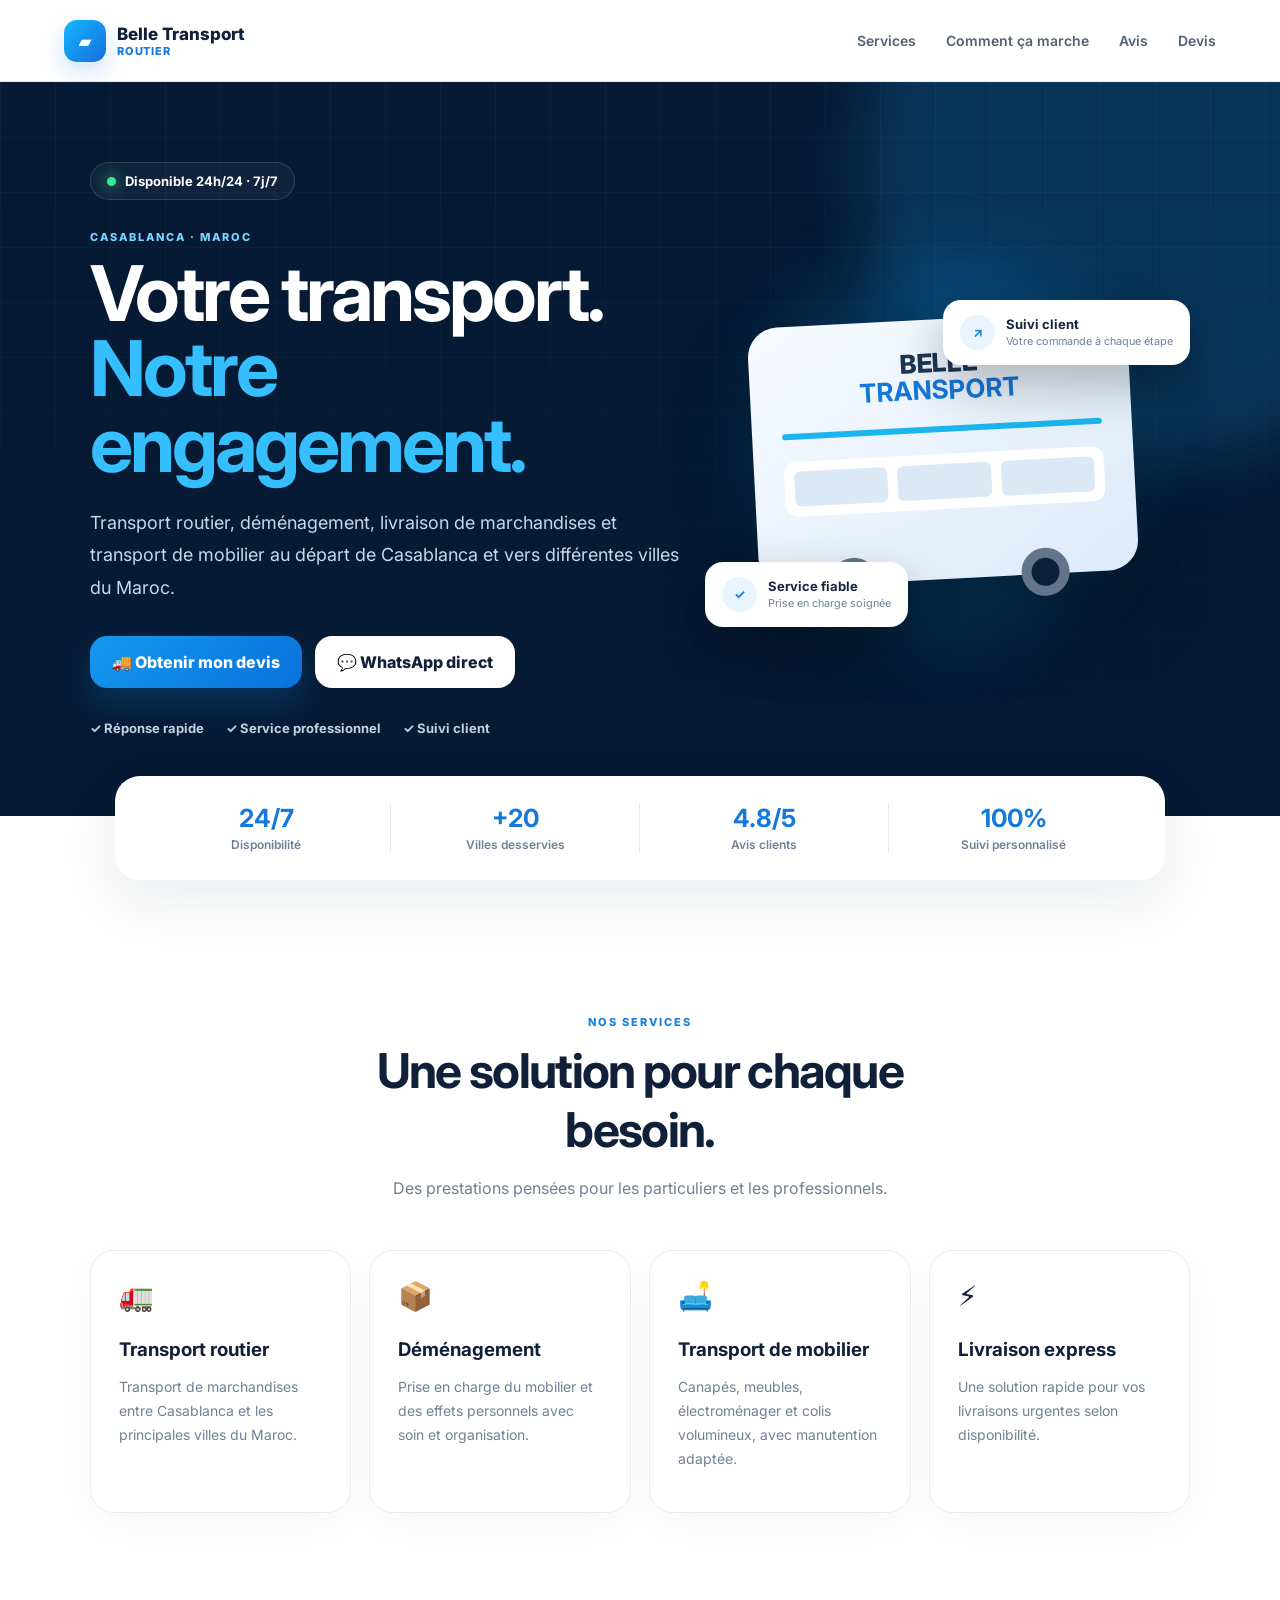
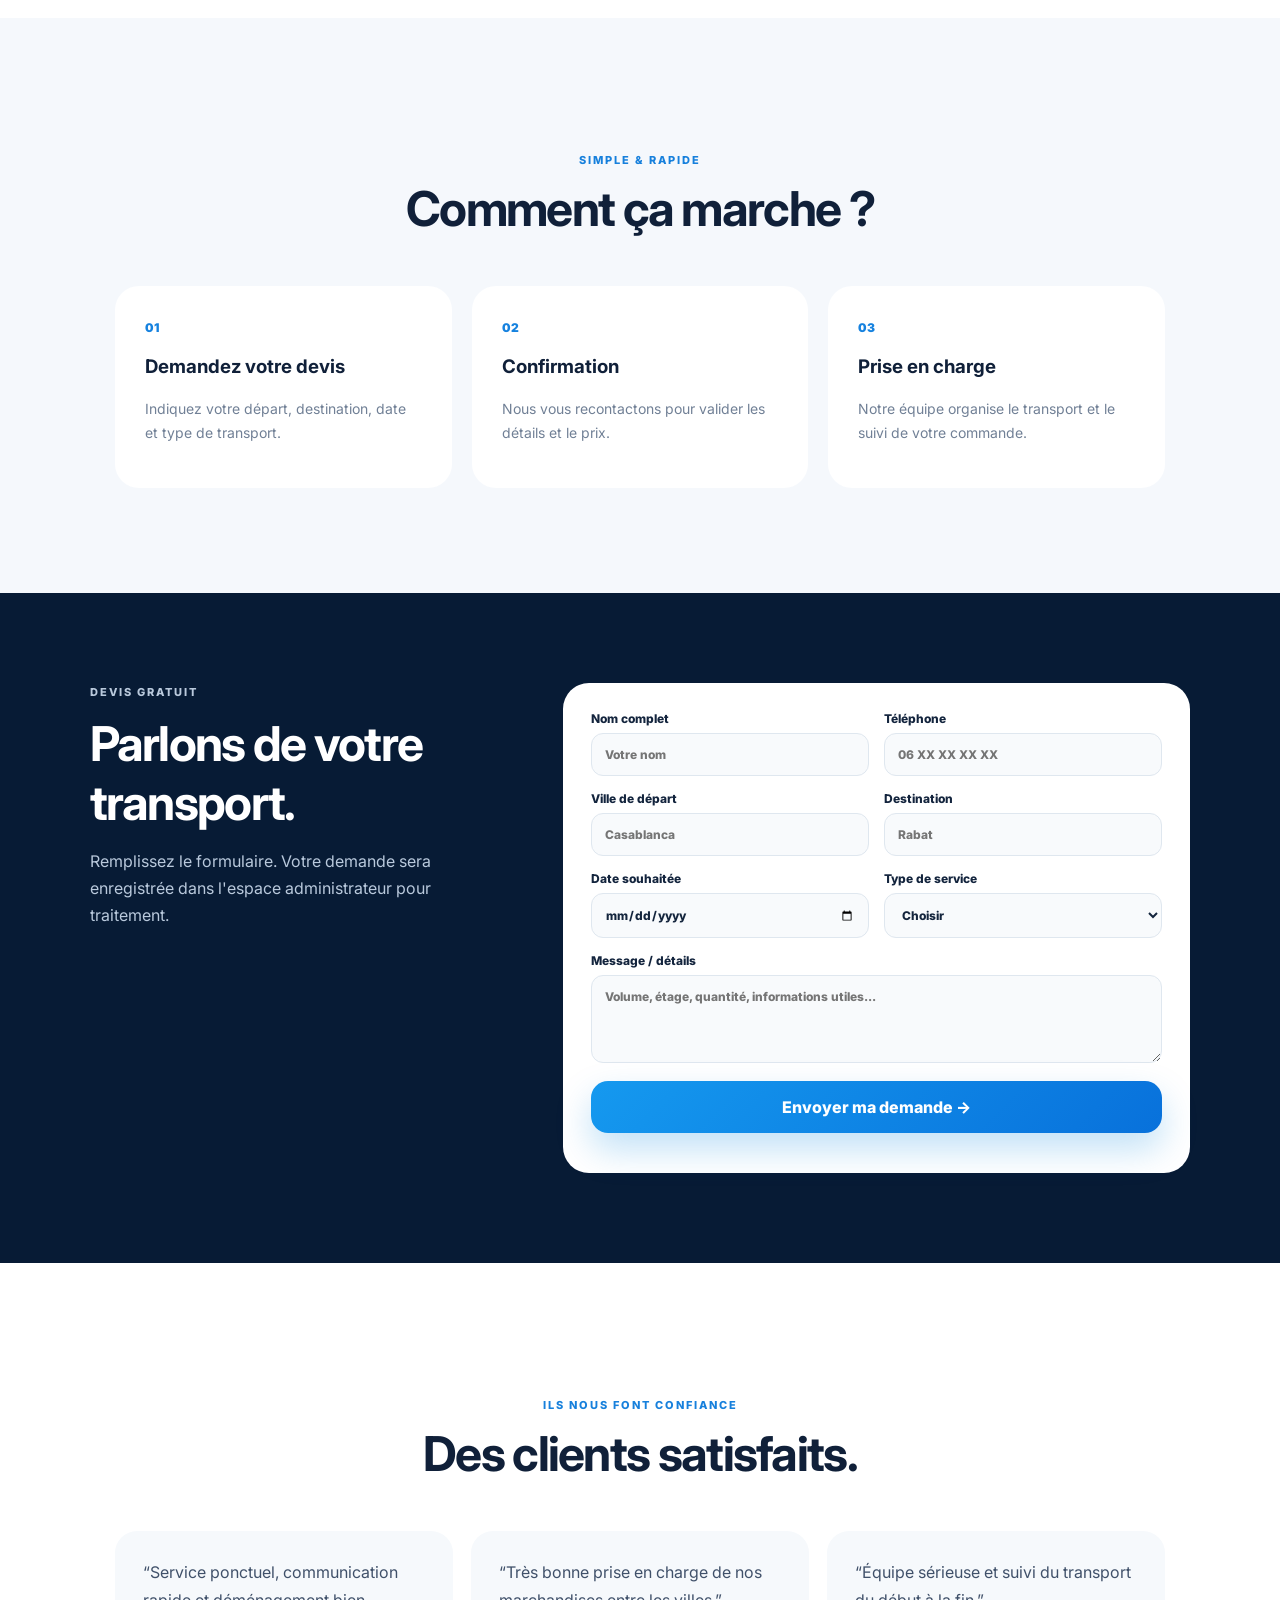
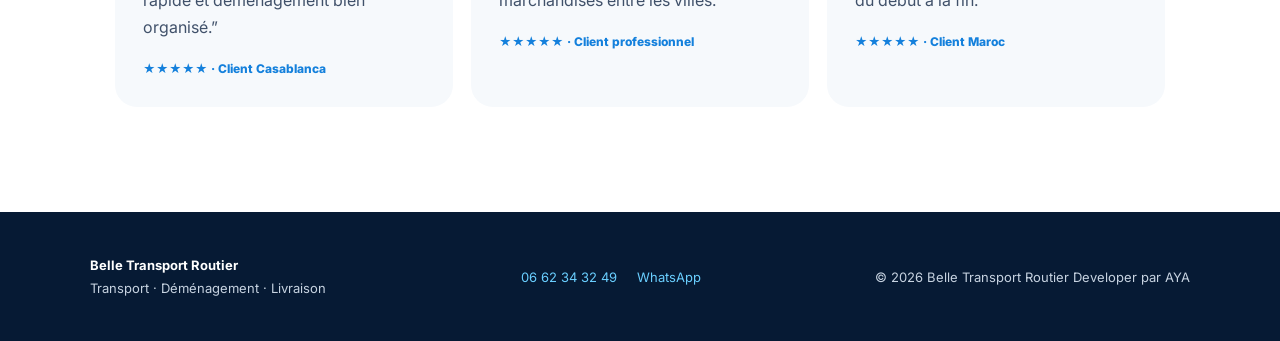
<file: index.html>
<!DOCTYPE html>
<html lang="fr">
<head>
  <meta charset="UTF-8">
  <meta name="viewport" content="width=device-width, initial-scale=1.0">
  <meta name="theme-color" content="#071a33">
  <title>Belle Transport Routier — Transport & Déménagement</title>
  <meta name="description" content="Transport routier, déménagement et livraison de marchandises au départ de Casablanca et partout au Maroc.">
  <link rel="preconnect" href="https://fonts.googleapis.com">
  <link rel="preconnect" href="https://fonts.gstatic.com" crossorigin>
  <link href="https://fonts.googleapis.com/css2?family=Inter:wght@400;500;600;700;800&display=swap" rel="stylesheet">
  <link rel="stylesheet" href="styles.css">
</head>
<body>
  <header class="site-header">
    <a class="brand" href="#accueil">
      <span class="brand-mark">▰</span>
      <span>Belle Transport <small>Routier</small></span>
    </a>
    <nav class="desktop-nav">
      <a href="#services">Services</a>
      <a href="#fonctionnement">Comment ça marche</a>
      <a href="#avis">Avis</a>
      <a href="#devis">Devis</a>
    </nav>
    <button class="menu-btn" aria-label="Ouvrir le menu">☰</button>
  </header>

  <main>
    <section class="hero" id="accueil">
      <div class="hero-grid"></div>
      <div class="hero-content">
        <div class="availability"><i></i> Disponible 24h/24 · 7j/7</div>
        <p class="eyebrow">CASABLANCA · MAROC</p>
        <h1>Votre transport.<br><span>Notre engagement.</span></h1>
        <p class="hero-text">Transport routier, déménagement, livraison de marchandises et transport de mobilier au départ de Casablanca et vers différentes villes du Maroc.</p>
        <div class="hero-actions">
          <a class="btn btn-primary" href="#devis">🚚 Obtenir mon devis</a>
          <a class="btn btn-light" href="https://wa.me/212662343249?text=Bonjour%20Belle%20Transport%2C%20je%20souhaite%20un%20devis." target="_blank" rel="noopener">💬 WhatsApp direct</a>
        </div>
        <div class="trust-row">
          <span>✓ Réponse rapide</span><span>✓ Service professionnel</span><span>✓ Suivi client</span>
        </div>
      </div>
      <div class="hero-visual" aria-hidden="true">
        <div class="glow"></div>
        <div class="truck-card">
          <div class="truck-top">BELLE<br><b>TRANSPORT</b></div>
          <div class="truck-line"></div>
          <div class="truck-body"><span></span><span></span><span></span></div>
          <div class="truck-wheels"><i></i><i></i></div>
        </div>
        <div class="floating-card reliable"><b>✓</b><div><strong>Service fiable</strong><small>Prise en charge soignée</small></div></div>
        <div class="floating-card tracked"><b>↗</b><div><strong>Suivi client</strong><small>Votre commande à chaque étape</small></div></div>
      </div>
    </section>

    <section class="stats">
      <div><strong>24/7</strong><span>Disponibilité</span></div>
      <div><strong>+20</strong><span>Villes desservies</span></div>
      <div><strong>4.8/5</strong><span>Avis clients</span></div>
      <div><strong>100%</strong><span>Suivi personnalisé</span></div>
    </section>

    <section class="section" id="services">
      <div class="section-head">
        <p class="eyebrow dark">NOS SERVICES</p>
        <h2>Une solution pour chaque besoin.</h2>
        <p>Des prestations pensées pour les particuliers et les professionnels.</p>
      </div>
      <div class="cards">
        <article class="service-card"><div class="icon">🚛</div><h3>Transport routier</h3><p>Transport de marchandises entre Casablanca et les principales villes du Maroc.</p></article>
        <article class="service-card"><div class="icon">📦</div><h3>Déménagement</h3><p>Prise en charge du mobilier et des effets personnels avec soin et organisation.</p></article>
        <article class="service-card"><div class="icon">🛋️</div><h3>Transport de mobilier</h3><p>Canapés, meubles, électroménager et colis volumineux, avec manutention adaptée.</p></article>
        <article class="service-card"><div class="icon">⚡</div><h3>Livraison express</h3><p>Une solution rapide pour vos livraisons urgentes selon disponibilité.</p></article>
      </div>
    </section>

    <section class="process section" id="fonctionnement">
      <div class="section-head">
        <p class="eyebrow dark">SIMPLE & RAPIDE</p>
        <h2>Comment ça marche ?</h2>
      </div>
      <div class="steps">
        <div class="step"><span>01</span><h3>Demandez votre devis</h3><p>Indiquez votre départ, destination, date et type de transport.</p></div>
        <div class="step"><span>02</span><h3>Confirmation</h3><p>Nous vous recontactons pour valider les détails et le prix.</p></div>
        <div class="step"><span>03</span><h3>Prise en charge</h3><p>Notre équipe organise le transport et le suivi de votre commande.</p></div>
      </div>
    </section>

    <section class="quote-section" id="devis">
      <div class="quote-wrap">
        <div>
          <p class="eyebrow">DEVIS GRATUIT</p>
          <h2>Parlons de votre transport.</h2>
          <p>Remplissez le formulaire. Votre demande sera enregistrée dans l'espace administrateur pour traitement.</p>
        </div>
        <form id="quoteForm" class="quote-form">
          <div class="form-grid">
            <label>Nom complet<input name="name" required placeholder="Votre nom"></label>
            <label>Téléphone<input name="phone" required placeholder="06 XX XX XX XX"></label>
            <label>Ville de départ<input name="from" required placeholder="Casablanca"></label>
            <label>Destination<input name="to" required placeholder="Rabat"></label>
            <label>Date souhaitée<input name="date" type="date" required></label>
            <label>Type de service<select name="service" required><option value="">Choisir</option><option>Déménagement</option><option>Transport de marchandises</option><option>Transport de mobilier</option><option>Livraison express</option></select></label>
          </div>
          <label>Message / détails<textarea name="message" rows="4" placeholder="Volume, étage, quantité, informations utiles..."></textarea></label>
          <button class="btn btn-primary full" type="submit">Envoyer ma demande →</button>
          <p id="formStatus" class="form-status"></p>
        </form>
      </div>
    </section>

    <section class="section reviews" id="avis">
      <div class="section-head"><p class="eyebrow dark">ILS NOUS FONT CONFIANCE</p><h2>Des clients satisfaits.</h2></div>
      <div class="review-grid">
        <blockquote>“Service ponctuel, communication rapide et déménagement bien organisé.”<footer>★★★★★ · Client Casablanca</footer></blockquote>
        <blockquote>“Très bonne prise en charge de nos marchandises entre les villes.”<footer>★★★★★ · Client professionnel</footer></blockquote>
        <blockquote>“Équipe sérieuse et suivi du transport du début à la fin.”<footer>★★★★★ · Client Maroc</footer></blockquote>
      </div>
    </section>
  </main>

  <footer class="footer">
    <div><b>Belle Transport Routier</b><p>Transport · Déménagement · Livraison</p></div>
    <div><a href="tel:+212662343249">06 62 34 32 49</a><a href="https://wa.me/212662343249" target="_blank" rel="noopener">WhatsApp</a></div>
    <div>© 2026 Belle Transport Routier Developer par AYA</div>
  </footer>

  <script src="app.js"></script>
</body>
</html>
</file>
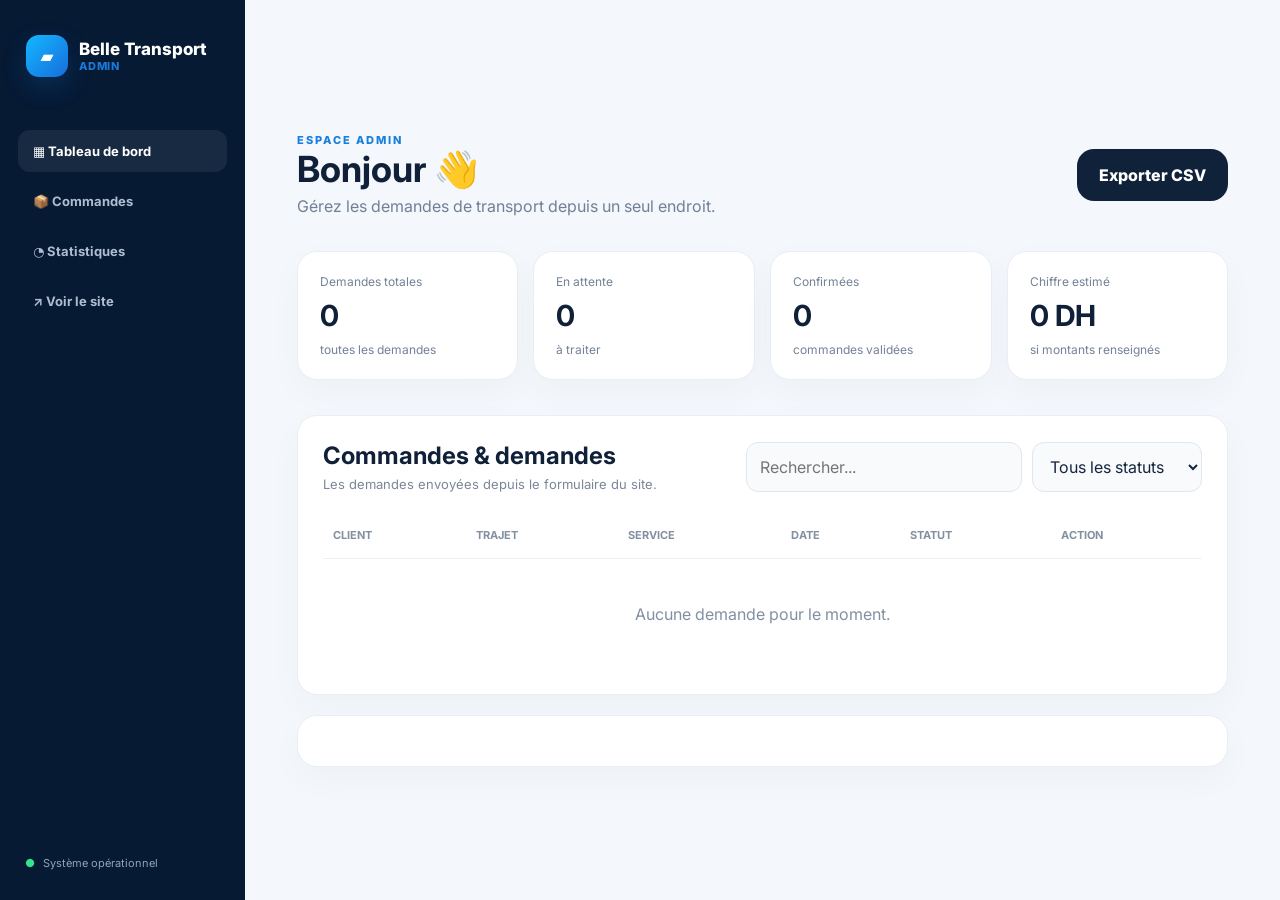
<file: admin.html>
<!DOCTYPE html>
<html lang="fr">
<head>
  <meta charset="UTF-8">
  <meta name="viewport" content="width=device-width, initial-scale=1.0">
  <meta name="theme-color" content="#071a33">
  <title>Admin — Belle Transport Routier</title>
  <link rel="preconnect" href="https://fonts.googleapis.com">
  <link rel="preconnect" href="https://fonts.gstatic.com" crossorigin>
  <link href="https://fonts.googleapis.com/css2?family=Inter:wght@400;500;600;700;800&display=swap" rel="stylesheet">
  <link rel="stylesheet" href="styles.css">
</head>
<body class="admin-body">
  <div class="admin-shell">
    <aside class="sidebar">
      <a class="brand" href="index.html"><span class="brand-mark">▰</span><span>Belle Transport <small>Admin</small></span></a>
      <nav>
        <a class="active" href="#dashboard">▦ Tableau de bord</a>
        <a href="#orders">📦 Commandes</a>
        <a href="#stats">◔ Statistiques</a>
        <a href="index.html">↗ Voir le site</a>
      </nav>
      <div class="side-note"><span>●</span> Système opérationnel</div>
    </aside>

    <main class="admin-main" id="dashboard">
      <header class="admin-top">
        <div><p class="eyebrow dark">ESPACE ADMIN</p><h1>Bonjour 👋</h1><p>Gérez les demandes de transport depuis un seul endroit.</p></div>
        <button id="exportBtn" class="btn btn-dark">Exporter CSV</button>
      </header>

      <section class="admin-stats">
        <div class="metric"><span>Demandes totales</span><strong id="totalCount">0</strong><small>toutes les demandes</small></div>
        <div class="metric"><span>En attente</span><strong id="pendingCount">0</strong><small>à traiter</small></div>
        <div class="metric"><span>Confirmées</span><strong id="confirmedCount">0</strong><small>commandes validées</small></div>
        <div class="metric"><span>Chiffre estimé</span><strong id="revenue">0 DH</strong><small>si montants renseignés</small></div>
      </section>

      <section class="panel" id="orders">
        <div class="panel-head"><div><h2>Commandes & demandes</h2><p>Les demandes envoyées depuis le formulaire du site.</p></div><div class="filters"><input id="searchInput" placeholder="Rechercher..."><select id="statusFilter"><option value="all">Tous les statuts</option><option value="pending">En attente</option><option value="confirmed">Confirmée</option><option value="done">Terminée</option></select></div></div>
        <div class="table-wrap">
          <table><thead><tr><th>Client</th><th>Trajet</th><th>Service</th><th>Date</th><th>Statut</th><th>Action</th></tr></thead><tbody id="ordersBody"></tbody></table>
        </div>
        <div id="emptyState" class="empty">Aucune demande pour le moment.</div>
      </section>

      <section class="panel" id="stats">
        
      </section>
    </main>
  </div>

  <div id="orderModal" class="modal hidden">
    <div class="modal-card">
      <button class="modal-close" id="closeModal">×</button>
      <p class="eyebrow dark">DÉTAIL DE LA DEMANDE</p>
      <h2 id="modalTitle">Commande</h2>
      <div id="modalContent" class="detail-grid"></div>
      <div class="modal-actions"><a id="callClient" class="btn btn-dark">Appeler</a><a id="whatsappClient" class="btn btn-primary" target="_blank">WhatsApp</a></div>
    </div>
  </div>
  <script src="admin.js"></script>
</body>
</html>
</file>
<file: styles.css>
*{box-sizing:border-box}html{scroll-behavior:smooth}body{margin:0;font-family:Inter,system-ui,sans-serif;color:#102039;background:#fff}a{text-decoration:none;color:inherit}button,input,select,textarea{font:inherit}.site-header{height:82px;display:flex;align-items:center;justify-content:space-between;padding:0 5%;position:sticky;top:0;z-index:20;background:rgba(255,255,255,.92);backdrop-filter:blur(18px);border-bottom:1px solid #e8edf4}.brand{display:flex;align-items:center;gap:11px;font-weight:800;font-size:17px}.brand small{display:block;font-size:11px;color:#1979d9;letter-spacing:.8px;text-transform:uppercase}.brand-mark{width:42px;height:42px;border-radius:13px;background:linear-gradient(135deg,#13b8ff,#176ddc);display:grid;place-items:center;color:#fff;box-shadow:0 10px 24px #1675dc35}.desktop-nav{display:flex;gap:30px;color:#526174;font-weight:600;font-size:14px}.desktop-nav a:hover{color:#1479dd}.menu-btn{display:none;border:0;background:#f2f6fa;border-radius:14px;padding:12px 15px;font-size:21px}.hero{min-height:680px;background:#061a34;color:#fff;position:relative;overflow:hidden;display:grid;grid-template-columns:1.1fr .9fr;padding:80px 7%}.hero-grid{position:absolute;inset:0;background-image:linear-gradient(#ffffff09 1px,transparent 1px),linear-gradient(90deg,#ffffff09 1px,transparent 1px);background-size:55px 55px;mask-image:linear-gradient(to bottom,black,transparent)}.hero:after{content:"";position:absolute;width:600px;height:600px;right:-180px;top:-220px;background:#159ce933;border-radius:50%;filter:blur(30px)}.hero-content,.hero-visual{position:relative;z-index:2}.availability{display:inline-flex;gap:9px;align-items:center;padding:10px 16px;border:1px solid #ffffff25;border-radius:999px;background:#ffffff0b;font-weight:700;font-size:13px}.availability i{width:9px;height:9px;background:#39e693;border-radius:50%;box-shadow:0 0 15px #39e693}.eyebrow{letter-spacing:2px;font-size:11px;font-weight:800;color:#78d6ff;margin:30px 0 12px}.eyebrow.dark{color:#1780dc}.hero h1{font-size:clamp(45px,6vw,78px);line-height:.98;letter-spacing:-3px;margin:0 0 25px}.hero h1 span{color:#35bfff}.hero-text{font-size:18px;line-height:1.8;max-width:650px;color:#c9d7e8}.hero-actions{display:flex;gap:13px;flex-wrap:wrap;margin:32px 0}.btn{display:inline-flex;align-items:center;justify-content:center;border:0;border-radius:17px;padding:16px 22px;font-weight:800;cursor:pointer;transition:.2s}.btn:hover{transform:translateY(-2px)}.btn-primary{background:linear-gradient(135deg,#1599ef,#0871db);color:#fff;box-shadow:0 16px 35px #0786df40}.btn-light{background:#fff;color:#11213a}.btn-dark{background:#10223a;color:#fff}.full{width:100%}.trust-row{display:flex;gap:22px;flex-wrap:wrap;color:#c4d1df;font-size:13px;font-weight:700}.hero-visual{display:grid;place-items:center;min-height:500px}.glow{width:380px;height:380px;background:#0aa8ff30;border-radius:50%;filter:blur(35px);position:absolute}.truck-card{width:min(380px,85%);height:260px;background:linear-gradient(145deg,#f8fbff,#dceafa);border-radius:30px;padding:30px;box-shadow:0 40px 80px #0005;transform:rotate(-3deg);color:#1d3554;position:relative}.truck-top{text-align:center;font-size:26px;font-weight:800;line-height:1.05}.truck-top b{color:#1477db}.truck-line{height:6px;background:#1cb5ee;border-radius:9px;margin:22px 0}.truck-body{height:55px;background:#fff;border-radius:12px;display:flex;gap:10px;padding:10px}.truck-body span{flex:1;background:#dbe8f5;border-radius:6px}.truck-wheels{position:absolute;bottom:-22px;left:70px;right:70px;display:flex;justify-content:space-between}.truck-wheels i{width:48px;height:48px;background:#0b2039;border:10px solid #63758a;border-radius:50%}.floating-card{position:absolute;background:#fff;color:#14253d;border-radius:18px;padding:15px 17px;display:flex;gap:11px;align-items:center;box-shadow:0 20px 50px #0004;font-size:13px}.floating-card b{width:35px;height:35px;display:grid;place-items:center;background:#e8f5ff;color:#167ee0;border-radius:50%}.floating-card small{display:block;color:#718096;margin-top:3px}.reliable{left:2%;bottom:19%}.tracked{right:0;top:24%}.stats{display:grid;grid-template-columns:repeat(4,1fr);max-width:1050px;margin:-40px auto 0;position:relative;z-index:4;background:#fff;border-radius:25px;box-shadow:0 20px 60px #10203916;padding:27px}.stats div{text-align:center;border-right:1px solid #e7edf4}.stats div:last-child{border:0}.stats strong{display:block;font-size:25px;color:#1479dc}.stats span{font-size:12px;color:#718096;font-weight:600}.section{padding:105px 7%}.section-head{text-align:center;max-width:650px;margin:0 auto 48px}.section-head h2,.quote-section h2{font-size:clamp(32px,4vw,48px);letter-spacing:-1.7px;margin:0 0 12px}.section-head>p:last-child{color:#708095;line-height:1.7}.cards{max-width:1150px;margin:auto;display:grid;grid-template-columns:repeat(4,1fr);gap:18px}.service-card{padding:28px;border:1px solid #e6edf5;border-radius:24px;box-shadow:0 12px 40px #10203908}.service-card:hover{box-shadow:0 20px 50px #1479dc15;transform:translateY(-3px)}.icon{font-size:28px;margin-bottom:25px}.service-card h3{margin:0 0 10px}.service-card p,.step p{color:#718096;line-height:1.7;font-size:14px}.process{background:#f5f8fc}.steps{max-width:1050px;margin:auto;display:grid;grid-template-columns:repeat(3,1fr);gap:20px}.step{background:#fff;border-radius:24px;padding:30px;position:relative}.step span{color:#1682df;font-size:12px;font-weight:900}.quote-section{padding:90px 7%;background:#071b35;color:#fff}.quote-wrap{max-width:1120px;margin:auto;display:grid;grid-template-columns:.8fr 1.2fr;gap:55px;align-items:start}.quote-section .eyebrow{margin-top:0}.quote-section p{color:#b9c9dc;line-height:1.7}.quote-form{background:#fff;color:#13243d;padding:28px;border-radius:26px}.form-grid{display:grid;grid-template-columns:1fr 1fr;gap:15px}label{font-size:12px;font-weight:800;display:block}input,select,textarea{width:100%;margin-top:7px;border:1px solid #dfe7ef;background:#f8fafc;border-radius:12px;padding:13px;outline:none;color:#14253d}textarea{resize:vertical}.quote-form>label{margin:15px 0}.form-status{margin:12px 0 0!important;font-weight:700}.success{color:#15965a!important}.reviews{background:#fff}.review-grid{max-width:1050px;margin:auto;display:grid;grid-template-columns:repeat(3,1fr);gap:18px}.review-grid blockquote{margin:0;padding:28px;background:#f6f9fc;border-radius:22px;line-height:1.7;color:#40516a}.review-grid footer{margin-top:18px;font-size:12px;font-weight:800;color:#1480dc}.footer{background:#061a34;color:#c7d3e1;padding:45px 7%;display:flex;justify-content:space-between;gap:25px;align-items:center;font-size:13px}.footer b{color:#fff}.footer a{margin-left:20px;color:#6acfff}.footer p{margin:7px 0 0}.admin-body{background:#f4f7fb}.admin-shell{display:grid;grid-template-columns:245px 1fr;min-height:100vh}.sidebar{background:#061a34;color:#fff;padding:27px 18px;position:sticky;top:0;height:100vh}.sidebar .brand{padding:8px}.sidebar nav{margin-top:45px;display:grid;gap:8px}.sidebar nav a{padding:13px 15px;border-radius:12px;color:#aebed0;font-size:13px;font-weight:700}.sidebar nav a.active,.sidebar nav a:hover{background:#ffffff12;color:#fff}.side-note{position:absolute;bottom:30px;left:25px;font-size:11px;color:#91a4ba}.side-note span{color:#32e58f;margin-right:5px}.admin-main{padding:45px 5%;max-width:1500px;width:100%;margin:auto}.admin-top{display:flex;justify-content:space-between;align-items:center;gap:20px}.admin-top h1{font-size:36px;margin:0 0 5px}.admin-top p{color:#718096;margin:0}.admin-stats{display:grid;grid-template-columns:repeat(4,1fr);gap:15px;margin:35px 0}.metric,.panel{background:#fff;border:1px solid #e8eef5;border-radius:20px;box-shadow:0 12px 35px #11223b08}.metric{padding:22px}.metric span,.metric small{display:block;color:#748197;font-size:12px}.metric strong{display:block;font-size:29px;margin:9px 0}.panel{padding:25px;margin-top:20px}.panel-head{display:flex;justify-content:space-between;gap:20px;align-items:center}.panel h2{margin:0 0 6px}.panel-head p{margin:0;color:#7a8798;font-size:13px}.filters{display:flex;gap:10px}.filters input,.filters select{margin:0;width:auto;min-width:170px}.table-wrap{overflow:auto;margin-top:20px}table{width:100%;border-collapse:collapse;min-width:760px}th,td{text-align:left;padding:16px 10px;border-bottom:1px solid #edf1f5;font-size:13px}th{font-size:11px;text-transform:uppercase;color:#8290a2}td small{display:block;color:#8390a0;margin-top:4px}.badge{display:inline-block;padding:7px 10px;border-radius:999px;font-size:11px;font-weight:800}.badge.pending{background:#fff4d7;color:#a36a00}.badge.confirmed{background:#e4f6ff;color:#0872a7}.badge.done{background:#e5f8ed;color:#14804a}.view-btn{border:0;background:#edf5ff;color:#1479dc;border-radius:9px;padding:8px 12px;font-weight:800;cursor:pointer}.empty{text-align:center;color:#8190a2;padding:45px}.admin-warning{background:#fff8e5;color:#775b10;border:1px solid #f2dfa7;border-radius:14px;padding:16px;line-height:1.6;font-size:13px}.modal{position:fixed;inset:0;background:#061a3480;display:grid;place-items:center;padding:20px;z-index:50}.modal.hidden{display:none}.modal-card{background:#fff;border-radius:25px;padding:30px;max-width:650px;width:100%;position:relative;max-height:90vh;overflow:auto}.modal-close{position:absolute;right:18px;top:15px;border:0;background:#f2f5f8;border-radius:50%;width:36px;height:36px;font-size:22px}.detail-grid{display:grid;grid-template-columns:1fr 1fr;gap:15px;margin-top:20px}.detail-grid>div{padding:14px;background:#f6f8fb;border-radius:12px}.detail-grid span{display:block;font-size:10px;color:#7a8797;text-transform:uppercase;font-weight:800;margin-bottom:5px}.detail-grid b{font-size:13px}.full-detail{grid-column:1/-1}.full-detail p{font-size:13px;color:#58687d;line-height:1.6;margin:0}.modal-actions{display:flex;gap:10px;margin-top:20px}.modal-actions .btn{flex:1}
@media(max-width:900px){.desktop-nav{display:none}.menu-btn{display:block}.desktop-nav.open{display:flex;position:absolute;top:82px;left:0;right:0;background:#fff;padding:20px;flex-direction:column;box-shadow:0 20px 30px #0001}.hero{grid-template-columns:1fr;padding:60px 6%}.hero-visual{min-height:390px}.cards{grid-template-columns:1fr 1fr}.stats{margin:0 5%;grid-template-columns:1fr 1fr;gap:15px}.stats div{border:0}.quote-wrap{grid-template-columns:1fr}.steps,.review-grid{grid-template-columns:1fr}.footer{flex-direction:column;align-items:flex-start}.admin-shell{grid-template-columns:1fr}.sidebar{position:relative;height:auto}.sidebar nav{display:flex;overflow:auto;margin-top:20px}.side-note{display:none}.admin-stats{grid-template-columns:1fr 1fr}.admin-top{align-items:flex-start;flex-direction:column}.panel-head{flex-direction:column;align-items:flex-start}.filters{width:100%}.filters input,.filters select{width:100%}}
@media(max-width:550px){.hero h1{font-size:45px;letter-spacing:-2px}.hero-text{font-size:15px}.cards,.form-grid,.detail-grid{grid-template-columns:1fr}.quote-section,.section{padding:70px 5%}.hero-actions .btn{width:100%}.trust-row{font-size:11px}.truck-card{height:230px}.admin-main{padding:30px 4%}.admin-stats{grid-template-columns:1fr 1fr}.metric strong{font-size:23px}.footer{padding:35px 5%}}
</file>
